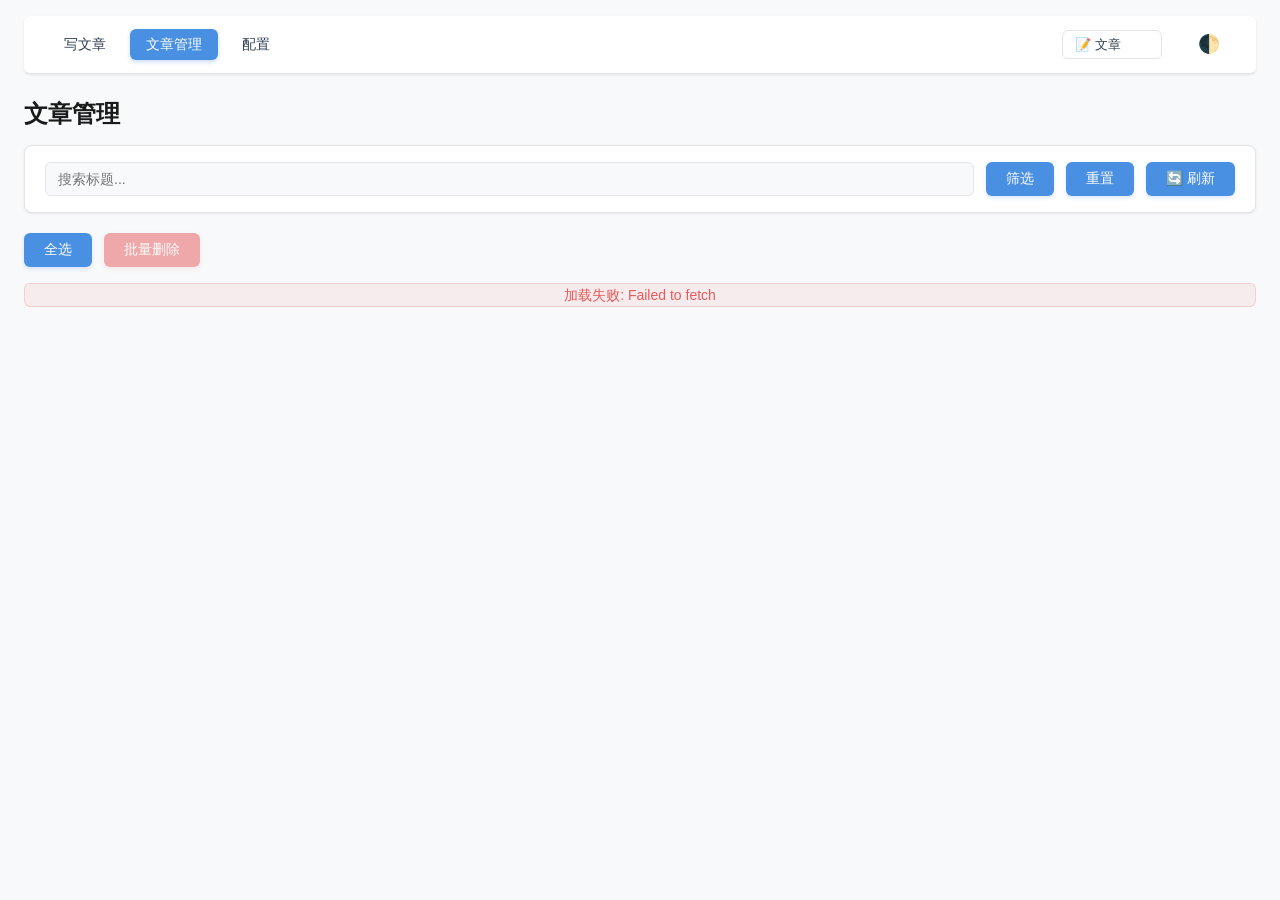
<file: articles.html>
<!DOCTYPE html>
<html lang="zh-CN">
<head>
    <meta charset="UTF-8">
    <meta name="viewport" content="width=device-width, initial-scale=1.0">
    <title>文章管理 - GitMD</title>
    <link rel="stylesheet" href="styles.css">
</head>
<body>
    <div class="container">
        <nav class="main-nav">
            <div class="nav-links">
                <a href="index.html">写文章</a>
                <a href="articles.html" class="active">文章管理</a>
                <a href="config.html">配置</a>
            </div>
            <div class="nav-actions">
                <select id="pathSelector" class="path-selector" title="切换目录"></select>
                <span class="theme-toggle" id="themeToggle" title="切换主题">🌓</span>
            </div>
        </nav>
        
        <h2>文章管理 <small id="articleCount"></small></h2>
        
        <!-- 筛选栏 -->
        <div class="filter-bar">
            <form class="filter-form">
                <input type="text" id="searchInput" placeholder="搜索标题...">
                <button type="button" id="filterBtn">筛选</button>
                <button type="button" id="resetBtn" class="btn">重置</button>
                <button type="button" id="refreshBtn" class="btn" title="强制刷新">🔄 刷新</button>
            </form>
        </div>
        
        <!-- 批量操作 -->
        <div class="batch-actions">
            <button type="button" id="selectAllBtn">全选</button>
            <button type="button" id="batchDeleteBtn" class="btn delete" disabled>批量删除</button>
        </div>
        
        <!-- 文章列表 -->
        <div id="articleList" class="article-list">
            <div class="loading">加载中...</div>
        </div>
    </div>
    
    <script src="config.js"></script>
    <script src="github-api.js"></script>
    <script src="scripts.js"></script>
    <script>
    document.addEventListener('DOMContentLoaded', async function() {
        if (!checkConfig()) return;
        
        initPathSelector();
        
        const api = new GitHubAPI(GitMDConfig);
        
        // 加载文章列表
        let allArticles = [];
        let filteredArticles = [];
        
        // 缓存键（包含当前目录，不同目录缓存独立共存）
        const getCacheKey = () => `gitmd_articles_cache_${GitMDConfig.github.currentPath}`;
        const getCacheTimeKey = () => `gitmd_articles_cache_time_${GitMDConfig.github.currentPath}`;
        const CACHE_DURATION = 10 * 60 * 1000; // 10分钟缓存
        
        // 加载模式
        let loadMode = 'fast'; // 'fast' 或 'full'
        
        async function loadArticles(forceRefresh = false) {
            try {
                // 获取当前目录的缓存键
                const CACHE_KEY = getCacheKey();
                const CACHE_TIME_KEY = getCacheTimeKey();
                
                // 检查缓存
                const now = Date.now();
                const cacheTime = parseInt(localStorage.getItem(CACHE_TIME_KEY) || '0');
                const cachedData = localStorage.getItem(CACHE_KEY);
                
                if (!forceRefresh && cachedData && (now - cacheTime) < CACHE_DURATION) {
                    // 使用缓存数据
                    console.log('使用缓存数据');
                    allArticles = JSON.parse(cachedData);
                    filteredArticles = [...allArticles];
                    updateArticleCount();
                    renderArticles();
                    
                    // 后台静默更新（如果缓存快过期）
                    if ((now - cacheTime) > CACHE_DURATION * 0.8) {
                        console.log('后台更新缓存');
                        loadArticlesBackground();
                    }
                    return;
                }
                
                document.getElementById('articleList').innerHTML = '<div class="loading">加载中...</div>';
                
                // 使用快速模式加载（只获取文件列表）
                allArticles = await api.getArticles({ 
                    skipContent: loadMode === 'fast',
                    useCache: true,
                    cacheKey: GitMDConfig.contentPath
                });
                filteredArticles = [...allArticles];
                
                // 保存到缓存
                localStorage.setItem(CACHE_KEY, JSON.stringify(allArticles));
                localStorage.setItem(CACHE_TIME_KEY, String(now));
                
                updateArticleCount();
                renderArticles();
            } catch (error) {
                document.getElementById('articleList').innerHTML = 
                    `<div class="error-message">加载失败: ${error.message}</div>`;
            }
        }
        
        // 后台静默更新
        async function loadArticlesBackground() {
            try {
                const articles = await api.getArticles({ 
                    skipContent: false,
                    useCache: false
                });
                
                // 更新缓存
                localStorage.setItem(CACHE_KEY, JSON.stringify(articles));
                localStorage.setItem(CACHE_TIME_KEY, String(Date.now()));
                
                // 如果数据有变化，更新显示
                if (JSON.stringify(articles) !== JSON.stringify(allArticles)) {
                    allArticles = articles;
                    filteredArticles = [...allArticles];
                    updateArticleCount();
                    renderArticles();
                    console.log('后台更新完成，数据已刷新');
                }
            } catch (error) {
                console.warn('后台更新失败:', error);
            }
        }
        
        // 更新文章数量
        function updateArticleCount() {
            const count = document.getElementById('articleCount');
            if (count) {
                count.textContent = `(${filteredArticles.length}/${allArticles.length})`;
            }
        }
        
        // 渲染文章列表
        function renderArticles() {
            const container = document.getElementById('articleList');
            
            if (filteredArticles.length === 0) {
                container.innerHTML = '<div class="empty-state"><p>暂无文章</p></div>';
                return;
            }
            
            container.innerHTML = filteredArticles.map(article => `
                <div class="article-item" data-filename="${article.filename}">
                    <div class="d-flex">
                        <input type="checkbox" class="article-checkbox" value="${article.filename}">
                        <div class="article-header">
                            <h3>
                                <a href="index.html?file=${encodeURIComponent(article.filename)}">
                                    ${escapeHtml(article.title) || '无标题'}
                                </a>
                            </h3>
                            <div class="article-meta">
                                <span class="date">${formatDate(article.date)}</span>
                            </div>
                        </div>
                        <div class="article-actions">
                            <a href="index.html?file=${encodeURIComponent(article.filename)}" class="btn">编辑</a>
                            <button class="btn delete" onclick="deleteArticle('${article.filename}', '${article.sha}')">删除</button>
                        </div>
                    </div>
                </div>
            `).join('');
            
            // 绑定复选框事件
            document.querySelectorAll('.article-checkbox').forEach(cb => {
                cb.addEventListener('change', updateBatchButtons);
            });
        }
        
        // 筛选文章
        function filterArticles() {
            const search = document.getElementById('searchInput').value.toLowerCase();
            
            filteredArticles = allArticles.filter(article => {
                if (search && !article.title.toLowerCase().includes(search)) return false;
                return true;
            });
            
            updateArticleCount();
            renderArticles();
        }
        
        // 删除文章
        window.deleteArticle = async function(filename, sha) {
            if (!confirm(`确定删除文章 "${filename}"？`)) return;
            
            try {
                await api.deleteFile(
                    `${GitMDConfig.contentPath}/${filename}`,
                    `删除文章: ${filename}`,
                    sha
                );
                
                // 清除缓存
                localStorage.removeItem(getCacheKey());
                localStorage.removeItem(getCacheTimeKey());
                
                showMessage('删除成功', 'success');
                loadArticles(true);
            } catch (error) {
                showMessage('删除失败: ' + error.message, 'error');
            }
        };
        
        // 批量删除
        async function batchDelete() {
            const checked = document.querySelectorAll('.article-checkbox:checked');
            if (checked.length === 0) return;
            
            if (!confirm(`确定删除 ${checked.length} 篇文章？`)) return;
            
            const filenames = Array.from(checked).map(cb => cb.value);
            
            try {
                for (const filename of filenames) {
                    const article = allArticles.find(a => a.filename === filename);
                    if (article) {
                        await api.deleteFile(
                            `${GitMDConfig.contentPath}/${filename}`,
                            `删除文章: ${filename}`,
                            article.sha
                        );
                    }
                }
                
                // 清除缓存
                localStorage.removeItem(getCacheKey());
                localStorage.removeItem(getCacheTimeKey());
                
                showMessage('批量删除成功', 'success');
                loadArticles(true);
            } catch (error) {
                showMessage('批量删除失败: ' + error.message, 'error');
            }
        }
        
        // 更新批量按钮状态
        function updateBatchButtons() {
            const checked = document.querySelectorAll('.article-checkbox:checked').length;
            document.getElementById('batchDeleteBtn').disabled = checked === 0;
        }
        
        // 全选/取消
        document.getElementById('selectAllBtn').addEventListener('click', function() {
            const checkboxes = document.querySelectorAll('.article-checkbox');
            const allChecked = Array.from(checkboxes).every(cb => cb.checked);
            
            checkboxes.forEach(cb => cb.checked = !allChecked);
            this.textContent = allChecked ? '全选' : '取消';
            updateBatchButtons();
        });
        
        // 批量删除按钮
        document.getElementById('batchDeleteBtn').addEventListener('click', batchDelete);
        
        // 筛选按钮
        document.getElementById('filterBtn').addEventListener('click', filterArticles);
        document.getElementById('resetBtn').addEventListener('click', function() {
            document.getElementById('searchInput').value = '';
            filteredArticles = [...allArticles];
            updateArticleCount();
            renderArticles();
        });
        
        // 强制刷新按钮
        document.getElementById('refreshBtn').addEventListener('click', function() {
            // 清除缓存
            localStorage.removeItem(CACHE_KEY);
            localStorage.removeItem(CACHE_TIME_KEY);
            // 强制重新加载
            loadArticles(true);
        });
        
        // 加载文章
        loadArticles();
    });
    
    function formatDate(dateStr) {
        try {
            const date = new Date(dateStr);
            return date.toLocaleDateString('zh-CN', {
                year: 'numeric',
                month: '2-digit',
                day: '2-digit',
                hour: '2-digit',
                minute: '2-digit'
            });
        } catch {
            return dateStr;
        }
    }
    
    function escapeHtml(text) {
        const div = document.createElement('div');
        div.textContent = text;
        return div.innerHTML;
    }
    </script>
</body>
</html>
</file>
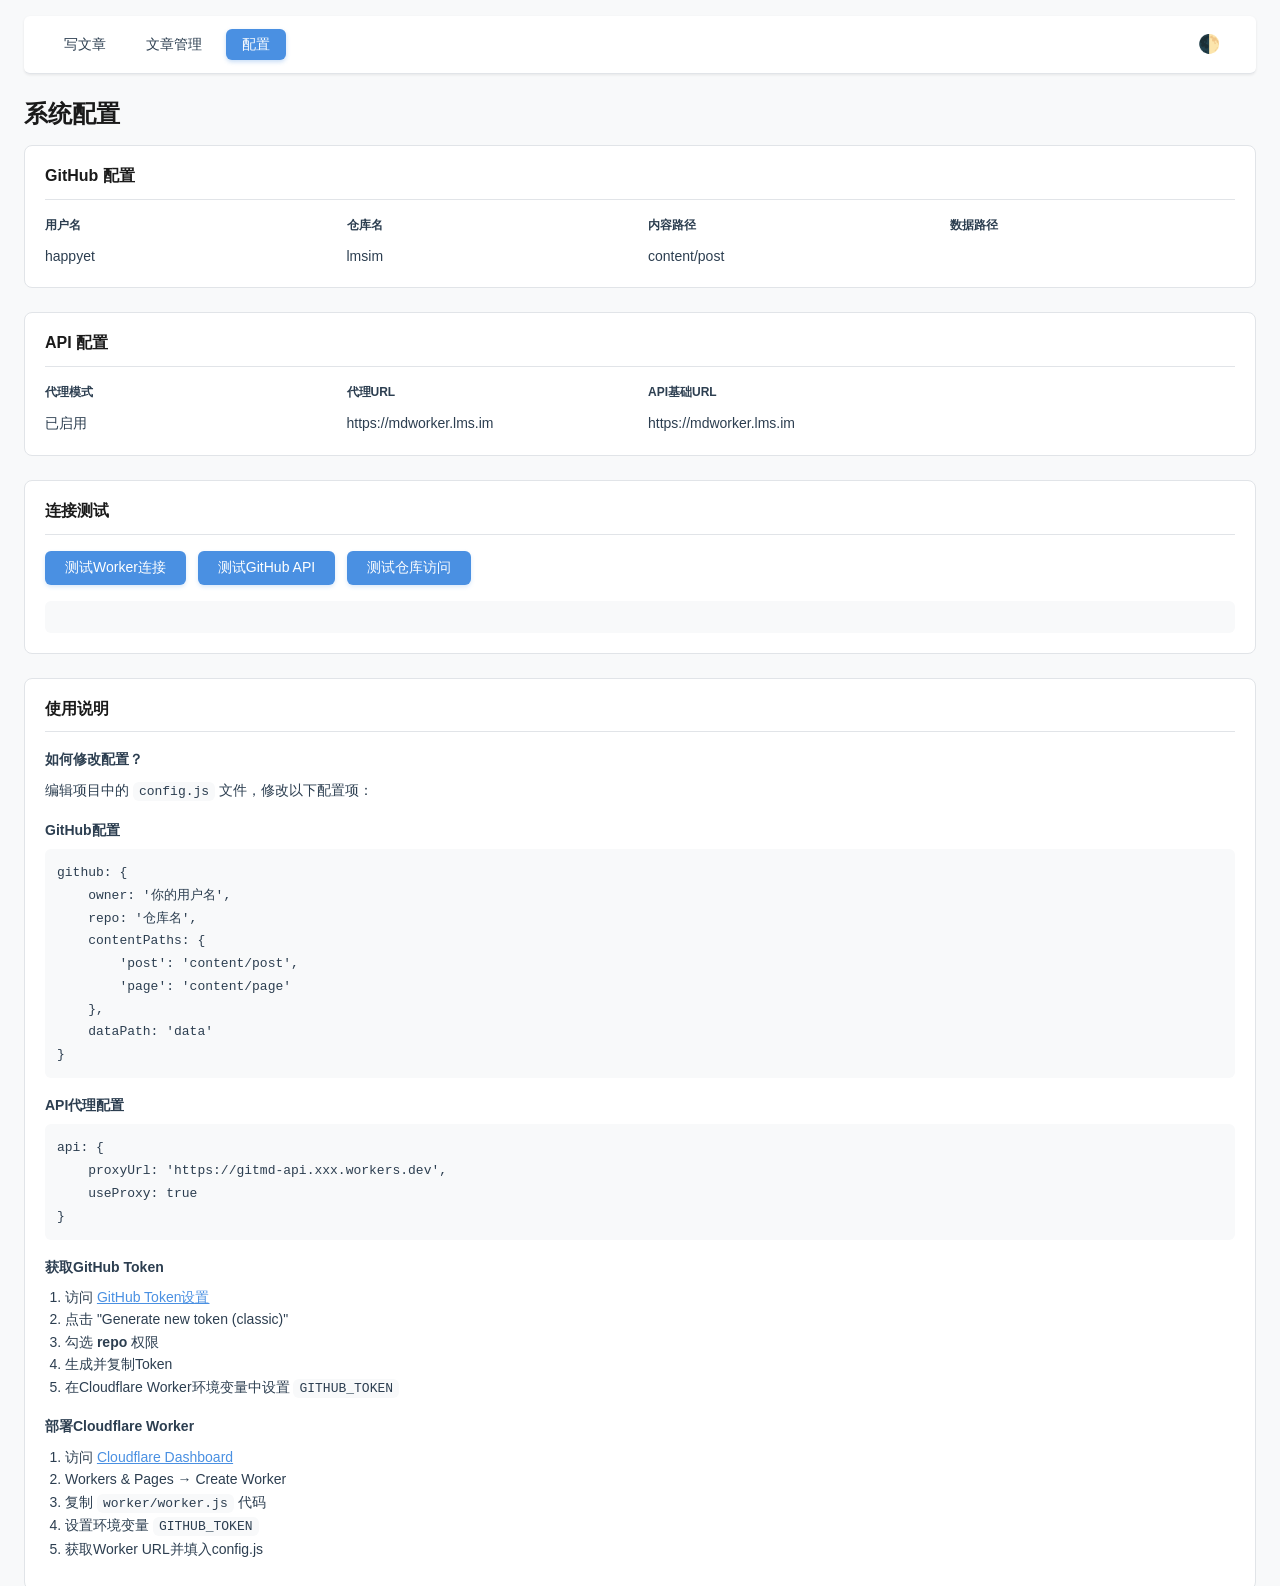
<file: config.html>
<!DOCTYPE html>
<html lang="zh-CN">
<head>
    <meta charset="UTF-8">
    <meta name="viewport" content="width=device-width, initial-scale=1.0">
    <title>配置 - GitMD</title>
    <link rel="stylesheet" href="styles.css">
</head>
<body>
    <div class="container">
        <nav class="main-nav">
            <div class="nav-links">
                <a href="index.html">写文章</a>
                <a href="articles.html">文章管理</a>
                <a href="config.html" class="active">配置</a>
            </div>
            <div class="nav-actions">
                <span class="theme-toggle" id="themeToggle" title="切换主题">🌓</span>
            </div>
        </nav>
        
        <h2>系统配置</h2>
        
        <div class="config-sections">
            <!-- GitHub配置 -->
            <div class="config-section">
                <h3>GitHub 配置</h3>
                <div class="config-info">
                    <div class="info-item">
                        <label>用户名</label>
                        <span id="configOwner">-</span>
                    </div>
                    <div class="info-item">
                        <label>仓库名</label>
                        <span id="configRepo">-</span>
                    </div>
                    <div class="info-item">
                        <label>内容路径</label>
                        <span id="configPath">-</span>
                    </div>
                    <div class="info-item">
                        <label>数据路径</label>
                        <span id="configDataPath">-</span>
                    </div>
                </div>
            </div>
            
            <!-- API配置 -->
            <div class="config-section">
                <h3>API 配置</h3>
                <div class="config-info">
                    <div class="info-item">
                        <label>代理模式</label>
                        <span id="configProxyMode">-</span>
                    </div>
                    <div class="info-item">
                        <label>代理URL</label>
                        <span id="configProxyUrl">-</span>
                    </div>
                    <div class="info-item">
                        <label>API基础URL</label>
                        <span id="configApiBase">-</span>
                    </div>
                </div>
            </div>
            
            <!-- 连接测试 -->
            <div class="config-section">
                <h3>连接测试</h3>
                <div class="test-actions">
                    <button id="testWorkerBtn" class="btn">测试Worker连接</button>
                    <button id="testApiBtn" class="btn">测试GitHub API</button>
                    <button id="testRepoBtn" class="btn">测试仓库访问</button>
                </div>
                <div id="testResult" class="test-result"></div>
            </div>
            
            <!-- 使用说明 -->
            <div class="config-section">
                <h3>使用说明</h3>
                <div class="help-content">
                    <h4>如何修改配置？</h4>
                    <p>编辑项目中的 <code>config.js</code> 文件，修改以下配置项：</p>
                    
                    <h4>GitHub配置</h4>
                    <pre><code>github: {
    owner: '你的用户名',
    repo: '仓库名',
    contentPaths: {
        'post': 'content/post',
        'page': 'content/page'
    },
    dataPath: 'data'
}</code></pre>
                    
                    <h4>API代理配置</h4>
                    <pre><code>api: {
    proxyUrl: 'https://gitmd-api.xxx.workers.dev',
    useProxy: true
}</code></pre>
                    
                    <h4>获取GitHub Token</h4>
                    <ol>
                        <li>访问 <a href="https://github.com/settings/tokens" target="_blank">GitHub Token设置</a></li>
                        <li>点击 "Generate new token (classic)"</li>
                        <li>勾选 <strong>repo</strong> 权限</li>
                        <li>生成并复制Token</li>
                        <li>在Cloudflare Worker环境变量中设置 <code>GITHUB_TOKEN</code></li>
                    </ol>
                    
                    <h4>部署Cloudflare Worker</h4>
                    <ol>
                        <li>访问 <a href="https://dash.cloudflare.com" target="_blank">Cloudflare Dashboard</a></li>
                        <li>Workers & Pages → Create Worker</li>
                        <li>复制 <code>worker/worker.js</code> 代码</li>
                        <li>设置环境变量 <code>GITHUB_TOKEN</code></li>
                        <li>获取Worker URL并填入config.js</li>
                    </ol>
                </div>
            </div>
        </div>
    </div>
    
    <script src="config.js"></script>
    <script src="github-api.js"></script>
    <script src="scripts.js"></script>
    <script>
    document.addEventListener('DOMContentLoaded', async function() {
        // 显示配置信息
        document.getElementById('configOwner').textContent = GitMDConfig.github.owner;
        document.getElementById('configRepo').textContent = GitMDConfig.github.repo;
        document.getElementById('configPath').textContent = GitMDConfig.contentPath;
        document.getElementById('configDataPath').textContent = GitMDConfig.github.dataPath;
        
        document.getElementById('configProxyMode').textContent = 
            GitMDConfig.api.useProxy ? '已启用' : '未启用';
        document.getElementById('configProxyUrl').textContent = 
            GitMDConfig.api.proxyUrl || '未配置';
        document.getElementById('configApiBase').textContent = GitMDConfig.apiBase;
        
        const api = new GitHubAPI(GitMDConfig);
        
        // 测试Worker连接
        document.getElementById('testWorkerBtn').addEventListener('click', async function() {
            const result = document.getElementById('testResult');
            result.innerHTML = '<div class="loading">测试中...</div>';
            
            try {
                const response = await fetch(GitMDConfig.api.proxyUrl + '/health');
                const data = await response.json();
                
                result.innerHTML = `
                    <div class="test-success">
                        <strong>✅ Worker连接成功</strong>
                        <pre>${JSON.stringify(data, null, 2)}</pre>
                    </div>
                `;
            } catch (error) {
                result.innerHTML = `
                    <div class="test-error">
                        <strong>❌ Worker连接失败</strong>
                        <p>${error.message}</p>
                    </div>
                `;
            }
        });
        
        // 测试GitHub API
        document.getElementById('testApiBtn').addEventListener('click', async function() {
            const result = document.getElementById('testResult');
            result.innerHTML = '<div class="loading">测试中...</div>';
            
            try {
                // 测试获取用户信息
                const user = await api.request('/user');
                
                result.innerHTML = `
                    <div class="test-success">
                        <strong>✅ GitHub API连接成功</strong>
                        <p>用户: ${user.login}</p>
                        <p>名称: ${user.name || '-'}</p>
                    </div>
                `;
            } catch (error) {
                result.innerHTML = `
                    <div class="test-error">
                        <strong>❌ GitHub API连接失败</strong>
                        <p>${error.message}</p>
                        <p class="hint">请检查Token是否正确设置</p>
                    </div>
                `;
            }
        });
        
        // 测试仓库访问
        document.getElementById('testRepoBtn').addEventListener('click', async function() {
            const result = document.getElementById('testResult');
            result.innerHTML = '<div class="loading">测试中...</div>';
            
            try {
                // 测试获取仓库信息
                const repo = await api.request(`/repos/${GitMDConfig.github.owner}/${GitMDConfig.github.repo}`);
                
                // 测试获取内容目录
                let contentTest = '';
                try {
                    const contents = await api.getDirectory(GitMDConfig.contentPath);
                    contentTest = `<p>内容目录: ${contents.length} 个文件</p>`;
                } catch (e) {
                    contentTest = `<p class="warning">⚠️ 内容目录不存在或为空</p>`;
                }
                
                result.innerHTML = `
                    <div class="test-success">
                        <strong>✅ 仓库访问成功</strong>
                        <p>仓库名: ${repo.full_name}</p>
                        <p>私有: ${repo.private ? '是' : '否'}</p>
                        ${contentTest}
                    </div>
                `;
            } catch (error) {
                result.innerHTML = `
                    <div class="test-error">
                        <strong>❌ 仓库访问失败</strong>
                        <p>${error.message}</p>
                        <p class="hint">请检查用户名和仓库名是否正确</p>
                    </div>
                `;
            }
        });
    });
    </script>
</body>
</html>
</file>
<file: styles.css>
/* 基础样式 */
:root {
    --bg-color: #f8f9fa;
    --text-color: #2c3e50;
    --border-color: #e1e4e8;
    --primary-color: #4a90e2;
    --primary-hover: #357abd;
    --danger-color: #e85a5a;
    --danger-hover: #d64545;
    --success-color: #52c41a;
    --warning-color: #faad14;
    --card-bg: #ffffff;
    --input-bg: #ffffff;
    --shadow-sm: 0 1px 3px rgba(0,0,0,0.08);
    --shadow-md: 0 4px 12px rgba(0,0,0,0.1);
    --radius-sm: 6px;
    --radius-md: 8px;
    --radius-lg: 12px;
}

body {
    font-family: -apple-system, BlinkMacSystemFont, 'Segoe UI', 'PingFang SC', 'Hiragino Sans GB', 'Microsoft YaHei', sans-serif;
    line-height: 1.6;
    color: var(--text-color);
    background-color: var(--bg-color);
    margin: 0;
    padding: 0;
    -webkit-font-smoothing: antialiased;
    -moz-osx-font-smoothing: grayscale;
}

.container {
    max-width: 1280px;
    margin: 0 auto;
    padding: 0 24px;
}

h1, h2, h3 { color: #1a1a1a; margin: 24px 0 16px; line-height: 1.3; font-weight: 600; }
h2 { font-size: 1.5rem; margin-top: 0; }
h2 small { font-size: 0.75em; color: #8c8c8c; font-weight: normal; margin-left: 8px; }
h3 { font-size: 1.125rem; margin: 0 0 12px; }

.d-flex { display: flex; gap: 15px; align-items: flex-start; }
.col { flex: 1; }

/* 导航 */
.main-nav {
    display: flex;
    justify-content: space-between;
    align-items: center;
    margin-top: 16px;
    margin-bottom: 24px;
    padding: 6px 24px;
    border-bottom: 1px solid var(--border-color);
    background: var(--card-bg);
    border-radius: 6px;
    box-shadow: var(--shadow-sm);
}

.nav-links {
    display: flex;
    gap: 8px;
}

.nav-actions {
    display: flex;
    align-items: center;
    gap: 8px;
}

.main-nav a {
    text-decoration: none;
    color: var(--text-color);
    padding: 4px 16px;
    border-radius: var(--radius-sm);
    transition: all 0.2s ease;
    font-weight: 500;
    font-size: 14px;
}

.main-nav a:hover { 
    background-color: rgba(74, 144, 226, 0.08); 
    color: var(--primary-color);
}
.main-nav a.active { 
    background-color: var(--primary-color); 
    color: white; 
    box-shadow: 0 2px 4px rgba(74, 144, 226, 0.3);
}

.theme-toggle {
    margin-left: 16px;
    cursor: pointer;
    padding: 8px 12px;
    border-radius: var(--radius-sm);
    background: var(--card-bg);
    transition: all 0.2s ease;
    font-size: 18px;
}

.theme-toggle:hover {
    background: var(--bg-color);
    border-color: var(--primary-color);
}

/* 表单 */
#mdForm { padding-bottom: 30px; }
.form-control { margin-bottom: 16px; }
.form-group { display: flex; }
.form-group input { flex: 1; border-radius: var(--radius-sm) 0 0 var(--radius-sm); }
.form-group button { border-radius: 0 var(--radius-sm) var(--radius-sm) 0; }

label { font-size: 0.875rem; margin-bottom: 6px; display: block; font-weight: 600; color: #595959; }
.checkbox-group label, .checkbox-label { font-weight: normal; display: inline-flex; align-items: center; gap: 6px; cursor: pointer; }

input[type="text"], input[type="password"], input[type="datetime-local"],
textarea, select {
    width: 100%;
    padding: 10px 14px;
    border: 1px solid var(--border-color);
    border-radius: var(--radius-sm);
    box-sizing: border-box;
    background: var(--input-bg);
    color: var(--text-color);
    transition: all 0.2s ease;
    font-size: 14px;
}

input[type="text"]:hover, input[type="password"]:hover, input[type="datetime-local"]:hover,
textarea:hover, select:hover {
    border-color: #c4c4c4;
}

input:focus, textarea:focus, select:focus { 
    outline: none; 
    border-color: var(--primary-color); 
    box-shadow: 0 0 0 3px rgba(74, 144, 226, 0.1);
}
input#title { 
    font-size: 1.25rem; 
    font-weight: 600; 
    padding: 12px 16px;
    border-color: #d9d9d9;
}

textarea {
    min-height: 300px;
    resize: vertical;
    font-family: 'SF Mono', 'Monaco', 'Consolas', 'Liberation Mono', monospace;
    font-size: 14px;
    line-height: 1.7;
}

/* 按钮 */
button, .btn {
    padding: 8px 20px;
    background: var(--primary-color);
    color: white;
    border: none;
    border-radius: var(--radius-sm);
    cursor: pointer;
    transition: all 0.2s ease;
    font-size: 14px;
    font-weight: 500;
    box-shadow: 0 2px 4px rgba(74, 144, 226, 0.2);
}

button:hover, .btn:hover { 
    background: var(--primary-hover); 
    transform: translateY(-1px);
    box-shadow: 0 4px 8px rgba(74, 144, 226, 0.3);
}
button:active, .btn:active {
    transform: translateY(0);
    box-shadow: 0 1px 2px rgba(74, 144, 226, 0.2);
}
.btn.delete { background: var(--danger-color); box-shadow: 0 2px 4px rgba(232, 90, 90, 0.2); }
.btn.delete:hover { background: var(--danger-hover); box-shadow: 0 4px 8px rgba(232, 90, 90, 0.3); }
.btn.sync { background: var(--warning-color); box-shadow: 0 2px 4px rgba(250, 173, 20, 0.2); }
.btn.sync:hover { background: #d48806; box-shadow: 0 4px 8px rgba(250, 173, 20, 0.3); }
button:disabled { opacity: 0.5; cursor: not-allowed; transform: none; }

.form-actions {
    margin: 20px 0;
    display: flex;
    gap: 12px;
    align-items: center;
}

/* 编辑器工具栏 */
.editor-container {
    background: var(--card-bg);
    border: 1px solid var(--border-color);
    border-radius: var(--radius-md);
    box-shadow: var(--shadow-sm);
    overflow: hidden;
    transition: all 0.3s ease;
}

.editor-toolbar {
    display: flex;
    justify-content: space-between;
    align-items: center;
    padding: 10px 14px;
    background: linear-gradient(to bottom, #fafbfc, #f0f2f5);
    border-bottom: 1px solid var(--border-color);
}

.editor-toolbar-right {
    display: flex;
    align-items: center;
    gap: 16px;
}

.editor ul {
    list-style: none;
    margin: 0;
    padding: 0;
    display: flex;
    gap: 4px;
}

.editor li span {
    display: block;
    padding: 6px 10px;
    font-size: 13px;
    border-radius: var(--radius-sm);
    cursor: pointer;
    transition: all 0.2s ease;
    user-select: none;
}

.editor li span:hover { 
    background: rgba(74, 144, 226, 0.1); 
    color: var(--primary-color);
}
.editor li span:active {
    background: rgba(74, 144, 226, 0.2);
}

.editor-stats {
    display: flex;
    gap: 16px;
    font-size: 13px;
    color: #8c8c8c;
}

/* 预览切换按钮 */
.preview-toggle {
    display: flex;
    align-items: center;
    gap: 6px;
    padding: 6px 12px;
    background: transparent;
    border: 1px solid var(--border-color);
    border-radius: var(--radius-sm);
    cursor: pointer;
    transition: all 0.2s ease;
    font-size: 13px;
    color: #595959;
    box-shadow: none;
}

.preview-toggle:hover {
    background: rgba(74, 144, 226, 0.08);
    border-color: var(--primary-color);
    color: var(--primary-color);
}

.preview-toggle.active {
    background: var(--primary-color);
    border-color: var(--primary-color);
    color: white;
}

.preview-icon {
    font-size: 14px;
}

/* 编辑器主体 */
.editor-body {
    padding: 0;
}

.editor-body textarea {
    width: 100%;
    height: 500px;
    min-height: 500px;
    border: none;
    border-radius: 0;
    box-shadow: none;
    padding: 16px;
    font-size: 14px;
    line-height: 1.7;
    resize: vertical;
}

.editor-body textarea:focus {
    outline: none;
    box-shadow: none;
}

/* 编辑器底部状态栏 */
.editor-footer {
    padding: 8px 16px;
    background: linear-gradient(to bottom, #f0f2f5, #fafbfc);
    border-top: 1px solid var(--border-color);
}

.editor-footer .editor-stats {
    display: flex;
    gap: 20px;
    font-size: 13px;
    color: #8c8c8c;
}

/* 预览面板 */
.preview-panel {
    display: none;
    position: fixed;
    top: 80px;
    right: 24px;
    width: 680px;
    height: calc(100vh - 120px);
    background: var(--card-bg);
    border: 1px solid var(--border-color);
    border-radius: var(--radius-md);
    box-shadow: var(--shadow-md);
    z-index: 100;
    overflow: hidden;
    animation: slideInRight 0.3s ease;
}

.preview-panel.show {
    display: flex;
    flex-direction: column;
}

@keyframes slideInRight {
    from {
        opacity: 0;
        transform: translateX(20px);
    }
    to {
        opacity: 1;
        transform: translateX(0);
    }
}

.preview-header {
    display: flex;
    justify-content: space-between;
    align-items: center;
    padding: 10px 16px;
    background: linear-gradient(to bottom, #fafbfc, #f0f2f5);
    border-bottom: 1px solid var(--border-color);
    font-size: 13px;
    color: #595959;
    font-weight: 600;
}

.close-preview {
    width: 24px;
    height: 24px;
    padding: 0;
    background: transparent;
    border: none;
    border-radius: 50%;
    cursor: pointer;
    font-size: 20px;
    line-height: 1;
    color: #8c8c8c;
    transition: all 0.2s ease;
    box-shadow: none;
}

.close-preview:hover {
    background: rgba(232, 90, 90, 0.1);
    color: var(--danger-color);
}

.preview-content {
    flex: 1;
    padding: 20px;
    overflow-y: auto;
    line-height: 1.8;
}

/* 编辑器主体 - 分栏布局 */
.editor-main {
    display: grid;
    grid-template-columns: 1fr 1fr;
    gap: 16px;
    margin-bottom: 16px;
}

.editor-pane, .preview-pane {
    min-width: 0;
}

.editor-pane textarea {
    height: 450px;
    min-height: 450px;
    border-radius: var(--radius-md);
    box-shadow: var(--shadow-sm);
}

.preview-pane {
    background: var(--card-bg);
    border: 1px solid var(--border-color);
    border-radius: var(--radius-md);
    overflow: hidden;
    box-shadow: var(--shadow-sm);
    display: flex;
    flex-direction: column;
}

.preview-content h1, .preview-content h2, .preview-content h3 { margin-top: 0; }
.preview-content pre {
    background: #f6f8fa;
    padding: 14px;
    border-radius: var(--radius-sm);
    overflow-x: auto;
    border: 1px solid #e1e4e8;
}
.preview-content code { font-family: 'SF Mono', 'Monaco', 'Consolas', monospace; font-size: 13px; }
.preview-content img { max-width: 100%; border-radius: var(--radius-sm); }
.preview-content table { border-collapse: collapse; width: 100%; }
.preview-content th, .preview-content td { border: 1px solid var(--border-color); padding: 10px; }
.preview-content blockquote {
    border-left: 4px solid var(--primary-color);
    margin: 0;
    padding-left: 16px;
    color: #595959;
}

/* 草稿状态 */
.draft-status {
    font-size: 12px;
    color: #666;
    margin-top: 5px;
}
.draft-status.saved { color: var(--success-color); }

/* 筛选栏 */
.filter-bar {
    margin-bottom: 20px;
    padding: 16px 20px;
    background: var(--card-bg);
    border-radius: var(--radius-md);
    border: 1px solid var(--border-color);
    box-shadow: var(--shadow-sm);
}

.filter-form {
    display: flex;
    gap: 12px;
    flex-wrap: wrap;
    align-items: center;
}

.filter-form input, .filter-form select {
    width: auto;
    min-width: 160px;
    padding: 8px 12px;
    border: 1px solid var(--border-color);
    border-radius: var(--radius-sm);
    background: var(--bg-color);
    color: var(--text-color);
}

.filter-form input {
    flex: 1;
    min-width: 200px;
}

/* 批量操作 */
.batch-actions {
    display: flex;
    gap: 12px;
    margin-bottom: 16px;
}

/* 文章列表 */
.article-list { 
    margin-top: 12px; 
    display: flex;
    flex-direction: column;
    border-radius: var(--radius-md);
}

.article-item {
    padding: 12px 20px;
    border-bottom: 1px solid var(--border-color);
    background: var(--card-bg);
    transition: all 0.2s ease;
    box-shadow: var(--shadow-sm);
}

.article-item:hover { 
    box-shadow: var(--shadow-md); 
    border-color: #c4c4c4;
}

.article-item .d-flex {
    display: flex;
    align-items: center;
    gap: 12px;
}

.article-checkbox { 
    margin-right: 12px; 
    margin-top: 6px; 
    width: 18px;
    height: 18px;
    cursor: pointer;
}

.article-header { 
    flex: 1; 
}

.article-header h3 { 
    margin: 0; 
    font-weight: 600; 
    font-size: 1rem; 
}

.article-header h3 a { 
    text-decoration: none; 
    color: var(--text-color); 
}

.article-header a:hover { 
    color: var(--primary-color); 
}

.article-meta {
    font-size: 13px;
    color: #8c8c8c;
    display: flex;
    gap: 12px;
    flex-wrap: wrap;
}

.article-meta .date {
    color: var(--text-secondary);
}

.category, .tag {
    display: inline-block;
    background: #e6f7ff;
    padding: 3px 10px;
    border-radius: 12px;
    font-size: 12px;
    font-weight: 500;
}

.tag { background: #f5f5f5; }

.article-meta .category,
.article-meta .tag {
    padding: 2px 8px;
    border-radius: var(--radius-sm);
    font-size: 12px;
}

.article-meta .category {
    background: rgba(74, 144, 226, 0.1);
    color: var(--primary-color);
}

.article-meta .tag {
    background: rgba(111, 207, 151, 0.1);
    color: #6fcf97;
}

.sync-badge {
    font-size: 12px;
    margin-left: 8px;
}
.sync-badge.synced { color: var(--success-color); }
.sync-badge.unsynced { color: #bfbfbf; }

.article-actions {
    display: flex;
    gap: 8px;
}

.inline-form { display: inline; }

/* 标签输入 */
.tags-container { margin-bottom: 12px; }
.tags-input-container { position: relative; }
.tag-suggestions {
    position: absolute;
    top: 100%;
    left: 0;
    right: 0;
    background: var(--card-bg);
    border: 1px solid var(--border-color);
    border-radius: 0 0 var(--radius-sm) var(--radius-sm);
    z-index: 10;
    display: none;
    max-height: 180px;
    overflow-y: auto;
    box-shadow: var(--shadow-md);
}
.tag-suggestions.show { display: block; }
.tag-suggestion { padding: 8px 14px; cursor: pointer; transition: background 0.2s; }
.tag-suggestion:hover { background: #f5f5f5; }

.selected-tags {
    display: flex;
    flex-wrap: wrap;
    gap: 8px;
    margin-top: 10px;
}

.tag {
    display: inline-flex;
    align-items: center;
    background: #f0f5ff;
    padding: 4px 12px;
    border-radius: 16px;
    font-size: 13px;
    border: 1px solid #d6e4ff;
    transition: all 0.2s ease;
}

.tag:hover {
    background: #e6f0ff;
}

.remove-tag { 
    margin-left: 6px; 
    cursor: pointer; 
    font-weight: bold;
    color: #8c8c8c;
    transition: color 0.2s;
}
.remove-tag:hover {
    color: var(--danger-color);
}

/* 模态框 */
.modal {
    display: none;
    position: fixed;
    z-index: 1000;
    left: 0;
    top: 0;
    width: 100%;
    height: 100%;
    background: rgba(0,0,0,0.5);
    backdrop-filter: blur(4px);
}

.modal-content {
    background: var(--card-bg);
    margin: 8% auto;
    padding: 24px;
    width: 80%;
    max-width: 800px;
    border-radius: var(--radius-lg);
    box-shadow: 0 8px 32px rgba(0,0,0,0.2);
}

.close { float: right; font-size: 28px; cursor: pointer; color: #8c8c8c; transition: color 0.2s; }
.close:hover { color: var(--danger-color); }

/* 登录 */
.login-container {
    max-width: 440px;
    margin: 80px auto;
    padding: 48px;
    background: var(--card-bg);
    border-radius: var(--radius-lg);
    box-shadow: 0 8px 32px rgba(0,0,0,0.12);
}

.login-header {
    margin-bottom: 36px;
}

.login-brand {
    display: flex;
    align-items: center;
    gap: 12px;
    flex: 1;
}

.login-icon {
    font-size: 32px;
    line-height: 1;
}

.login-title {
    margin: 0;
    font-size: 1.5rem;
    font-weight: 600;
    color: var(--text-color);
}

.login-form {
    margin-top: 36px;
}

.login-form .form-control {
    margin-bottom: 20px;
}

.login-btn {
    width: 100%;
    padding: 12px 24px;
    background: var(--primary-color);
    color: white;
    border: none;
    border-radius: var(--radius-sm);
    cursor: pointer;
    transition: all 0.2s ease;
    font-size: 15px;
    font-weight: 500;
    box-shadow: 0 2px 8px rgba(74, 144, 226, 0.3);
    margin-top: 8px;
}

.login-btn:hover {
    background: var(--primary-hover);
    transform: translateY(-1px);
    box-shadow: 0 4px 12px rgba(74, 144, 226, 0.4);
}

.login-btn:active {
    transform: translateY(0);
    box-shadow: 0 2px 4px rgba(74, 144, 226, 0.3);
}

.login-footer {
    margin-top: 32px;
    padding-top: 24px;
    border-top: 1px solid var(--border-color);
    text-align: center;
}

.login-footer p {
    margin: 0;
    font-size: 13px;
    color: #8c8c8c;
}

.error-message { 
    color: var(--danger-color); 
    background: rgba(232, 90, 90, 0.08);
    border: 1px solid rgba(232, 90, 90, 0.2);
    border-radius: var(--radius-sm);
    text-align: center; 
    font-size: 14px;
}

/* 消息提示 */
.message {
    padding: 14px 24px;
    margin: 10px 0;
    border-radius: var(--radius-md);
    position: fixed;
    top: 24px;
    right: 24px;
    z-index: 1000;
    animation: slideIn 0.3s ease;
    box-shadow: var(--shadow-md);
    font-size: 14px;
    font-weight: 500;
    background: var(--card-bg);
    border: 1px solid var(--border-color);
}

.message.success { 
    background: var(--success-color); 
    color: white; 
    border-color: #c3e6cb;
}

.message.error { 
    background: var(--danger-color); 
    color: white; 
    border-color: #f5c6cb;
}

@keyframes slideIn {
    from { transform: translateX(100%); opacity: 0; }
    to { transform: translateX(0); opacity: 1; }
}

/* 表单区域 */
.form-section {
    margin-bottom: 20px;
}

/* 侧边栏面板 */
.sidebar-panel {
    background: var(--card-bg);
    border: 1px solid var(--border-color);
    border-radius: var(--radius-md);
    padding: 20px;
    box-shadow: var(--shadow-sm);
}

.sidebar-panel h3 {
    margin: 0 0 16px 0;
    padding-bottom: 12px;
    border-bottom: 1px solid var(--border-color);
    font-size: 1rem;
    color: var(--text-color);
}

/* 工具栏分隔符 */
.editor ul li.divider {
    width: 1px;
    height: 24px;
    background: var(--border-color);
    margin: 0 6px;
    padding: 0;
    list-style: none;
}

/* 垂直排列的复选框组 */
.checkbox-group.vertical {
    display: flex;
    flex-direction: column;
    gap: 10px;
}

.checkbox-group.vertical label {
    margin-bottom: 0;
}

/* 分类和标签管理页面 */
.manage-tabs {
    display: flex;
    gap: 8px;
    margin-bottom: 24px;
    border-bottom: 2px solid var(--border-color);
    padding-bottom: 0;
}

.tab-btn {
    padding: 10px 24px;
    background: transparent;
    border: none;
    border-bottom: 2px solid transparent;
    cursor: pointer;
    font-size: 14px;
    font-weight: 500;
    color: #8c8c8c;
    transition: all 0.2s ease;
    margin-bottom: -2px;
    box-shadow: none;
}

.tab-btn:hover {
    color: var(--primary-color);
    background: rgba(74, 144, 226, 0.05);
}

.tab-btn.active {
    color: var(--primary-color);
    border-bottom-color: var(--primary-color);
    background: transparent;
}

.tab-content {
    display: none;
}

.tab-content.active {
    display: block;
    animation: fadeIn 0.3s ease;
}

@keyframes fadeIn {
    from {
        opacity: 0;
        transform: translateY(-10px);
    }
    to {
        opacity: 1;
        transform: translateY(0);
    }
}

.list-header {
    display: flex;
    align-items: center;
    gap: 12px;
    margin-bottom: 20px;
}

.list-header h3 {
    margin: 0;
}

.count-badge {
    display: inline-flex;
    align-items: center;
    justify-content: center;
    min-width: 24px;
    height: 24px;
    padding: 0 8px;
    background: var(--primary-color);
    color: white;
    border-radius: 12px;
    font-size: 13px;
    font-weight: 600;
}

.empty-state {
    padding: 40px 20px;
    text-align: center;
    color: #8c8c8c;
    background: var(--card-bg);
    border: 1px dashed var(--border-color);
    border-radius: var(--radius-md);
}

.empty-state p {
    margin: 0;
    font-size: 14px;
}

/* 分类列表 */
.category-list, .tag-list {
    background: var(--card-bg);
    border: 1px solid var(--border-color);
    border-radius: var(--radius-md);
    padding: 20px;
    box-shadow: var(--shadow-sm);
}

.category-items {
    display: flex;
    flex-direction: column;
    gap: 12px;
}

.category-item {
    display: flex;
    justify-content: space-between;
    align-items: center;
    padding: 16px;
    background: #fafbfc;
    border: 1px solid var(--border-color);
    border-radius: var(--radius-sm);
    transition: all 0.2s ease;
}

.category-item:hover {
    border-color: #c4c4c4;
    box-shadow: var(--shadow-sm);
}

.category-info {
    display: flex;
    align-items: center;
    gap: 16px;
}

.category-name {
    font-size: 15px;
    font-weight: 600;
    color: var(--text-color);
}

.category-slug {
    padding: 4px 10px;
    background: #f6f8fa;
    border-radius: var(--radius-sm);
    font-size: 13px;
    color: #595959;
}

.category-actions {
    display: flex;
    gap: 8px;
}

/* 标签列表 */
.tag-items {
    display: flex;
    flex-wrap: wrap;
    gap: 10px;
}

.tag-item {
    display: inline-flex;
    align-items: center;
    gap: 8px;
    padding: 8px 12px;
    background: #f0f5ff;
    border: 1px solid #d6e4ff;
    border-radius: 16px;
    transition: all 0.2s ease;
}

.tag-item:hover {
    background: #e6f0ff;
    border-color: var(--primary-color);
}

.tag-name {
    font-size: 14px;
    color: var(--text-color);
}

.tag-delete {
    width: 20px;
    height: 20px;
    padding: 0;
    background: transparent;
    border: none;
    border-radius: 50%;
    cursor: pointer;
    font-size: 18px;
    line-height: 1;
    color: #8c8c8c;
    transition: all 0.2s ease;
    box-shadow: none;
}

.tag-delete:hover {
    background: rgba(232, 90, 90, 0.1);
    color: var(--danger-color);
}

/* 紧凑表单 */
.compact-form .form-control {
    margin-bottom: 16px;
}

.compact-form label {
    display: block;
    margin-bottom: 6px;
    font-size: 13px;
    color: var(--text-secondary);
}

.compact-form input {
    width: 100%;
    padding: 8px 12px;
    border: 1px solid var(--border-color);
    border-radius: var(--radius-sm);
    background: var(--bg-color);
    color: var(--text-color);
}

.form-hint {
    display: block;
    margin-top: 6px;
    font-size: 12px;
    color: #8c8c8c;
}

.btn-block {
    width: 100%;
    padding: 10px 20px;
    background: var(--primary-color);
    color: white;
    border: none;
    border-radius: var(--radius-sm);
    cursor: pointer;
    transition: all 0.2s ease;
    font-size: 14px;
    font-weight: 500;
    box-shadow: 0 2px 4px rgba(74, 144, 226, 0.2);
}

.btn-block:hover {
    background: var(--primary-hover);
    transform: translateY(-1px);
    box-shadow: 0 4px 8px rgba(74, 144, 226, 0.3);
}

/* 复选框美化 */
input[type="checkbox"] {
    width: 16px;
    height: 16px;
    cursor: pointer;
    accent-color: var(--primary-color);
}

/* 文本域滚动条美化 */
textarea::-webkit-scrollbar,
.preview-content::-webkit-scrollbar {
    width: 8px;
    height: 8px;
}

textarea::-webkit-scrollbar-track,
.preview-content::-webkit-scrollbar-track {
    background: transparent;
}

textarea::-webkit-scrollbar-thumb,
.preview-content::-webkit-scrollbar-thumb {
    background: #d9d9d9;
    border-radius: 4px;
}

textarea::-webkit-scrollbar-thumb:hover,
.preview-content::-webkit-scrollbar-thumb:hover {
    background: #bfbfbf;
}

/* 选择框美化 */
select {
    cursor: pointer;
    appearance: none;
    background-image: url("data:image/svg+xml,%3Csvg xmlns='http://www.w3.org/2000/svg' width='12' height='12' viewBox='0 0 12 12'%3E%3Cpath fill='%23595959' d='M6 8L1 3h10z'/%3E%3C/svg%3E");
    background-repeat: no-repeat;
    background-position: right 12px center;
    padding-right: 32px;
}

select:hover {
    border-color: var(--primary-color);
}

/* 加载状态 */
.loading {
    opacity: 0.6;
    pointer-events: none;
    text-align: center;
    padding: 20px;
    color: var(--text-secondary);
}

/* 焦点环 */
*:focus-visible {
    outline: 2px solid var(--primary-color);
    outline-offset: 2px;
}

/* 平滑滚动 */
html {
    scroll-behavior: smooth;
}

/* 响应式 */
@media screen and (min-width: 768px) {
    .row { display: flex; gap: 24px; }
    .col-8 { width: 68%; }
    .col-2 { width: 32%; }
}

@media screen and (max-width: 1200px) {
    .preview-panel {
        width: 600px;
    }
}

@media screen and (max-width: 1024px) {
    .col-8 { width: 65%; }
    .col-2 { width: 35%; }
    .preview-panel {
        position: fixed;
        top: 0;
        left: 0;
        right: 0;
        bottom: 0;
        width: 100%;
        height: 100%;
        z-index: 1000;
        border-radius: 0;
        margin: 0;
    }
}

@media screen and (max-width: 900px) {
    .col-8, .col-2 { width: 100%; }
    .row { flex-direction: column; }
    .main-nav {
        margin-left: -16px;
        margin-right: -16px;
        padding-left: 16px;
        padding-right: 16px;
    }
    .nav-links {
        gap: 6px;
    }
    .main-nav a {
        padding: 6px 12px;
        font-size: 13px;
    }
    .container {
        padding: 0 16px;
    }
    .sidebar-panel {
        margin-top: 20px;
    }
    .editor-toolbar {
        flex-wrap: wrap;
        gap: 10px;
    }
    .editor-toolbar-right {
        width: 100%;
        justify-content: space-between;
        margin-top: 8px;
    }
    .editor-body textarea {
        height: 400px;
        min-height: 400px;
    }
}

@media screen and (max-width: 600px) {
    .main-nav {
        flex-direction: column;
        gap: 12px;
    }
    .nav-links {
        width: 100%;
        justify-content: center;
    }
    .nav-actions {
        width: 100%;
        justify-content: center;
    }
    h2 {
        font-size: 1.25rem;
    }
    .filter-form {
        flex-direction: column;
    }
    .filter-form input,
    .filter-form select,
    .filter-form button {
        width: 100%;
    }
    .batch-actions {
        flex-wrap: wrap;
    }
    .article-item {
        padding: 12px 16px;
    }
    .article-actions {
        margin-top: 10px;
        width: 100%;
        justify-content: flex-end;
    }
    .editor-body textarea {
        height: 350px;
        min-height: 350px;
    }
}

/* 深色模式 */
body.dark-mode {
    --bg-color: #0d1117;
    --text-color: #c9d1d9;
    --border-color: #30363d;
    --card-bg: #161b22;
    --input-bg: #0d1117;
}

body.dark-mode h1, body.dark-mode h2, body.dark-mode h3 { color: #f0f6fc; }
body.dark-mode .preview-header { background: #21262d; }
body.dark-mode .preview-content pre { background: #21262d; border-color: #30363d; }
body.dark-mode .category { background: #1f3a5f; }
body.dark-mode .tag { background: #2d333b; border-color: #444c56; }
body.dark-mode .editor-stats { color: #8b949e; }
body.dark-mode .article-meta { color: #8b949e; }
body.dark-mode label { color: #8b949e; }
body.dark-mode .preview-header { color: #8b949e; }

/* 深色模式 - 分类和标签管理 */
body.dark-mode .category-item {
    background: #21262d;
    border-color: #30363d;
}

body.dark-mode .category-item:hover {
    border-color: #484f58;
    box-shadow: 0 2px 8px rgba(0,0,0,0.3);
}

body.dark-mode .category-name {
    color: #f0f6fc;
}

body.dark-mode .category-slug {
    background: #30363d;
    color: #8b949e;
}

body.dark-mode .tag-item {
    background: #1c2128;
    border-color: #373e47;
}

body.dark-mode .tag-item:hover {
    background: #262c34;
    border-color: #4a90e2;
}

body.dark-mode .tag-name {
    color: #f0f6fc;
}

body.dark-mode .tag-delete {
    color: #8b949e;
}

body.dark-mode .tag-delete:hover {
    background: rgba(248, 81, 73, 0.15);
    color: #f85149;
}

body.dark-mode .empty-state {
    background: #21262d;
    border-color: #30363d;
    color: #8b949e;
}

body.dark-mode .tab-btn {
    color: #8b949e;
}

body.dark-mode .tab-btn:hover {
    color: #58a6ff;
    background: rgba(88, 166, 255, 0.1);
}

body.dark-mode .tab-btn.active {
    color: #58a6ff;
    border-bottom-color: #58a6ff;
}

/* 深色模式 - 编辑器工具栏和底部状态栏 */
body.dark-mode .editor-toolbar {
    background: linear-gradient(to bottom, #21262d, #161b22);
    border-bottom-color: #30363d;
}

body.dark-mode .editor-footer {
    background: linear-gradient(to bottom, #161b22, #21262d);
    border-top-color: #30363d;
}

body.dark-mode .editor-footer .editor-stats {
    color: #8b949e;
}

body.dark-mode .preview-toggle {
    color: #8b949e;
    border-color: #30363d;
}

body.dark-mode .preview-toggle:hover {
    background: rgba(88, 166, 255, 0.1);
    border-color: #58a6ff;
    color: #58a6ff;
}

body.dark-mode .preview-toggle.active {
    background: #238636;
    border-color: #238636;
    color: white;
}

/* 深色模式 - 登录页面 */
body.dark-mode .login-container {
    background: #161b22;
    box-shadow: 0 8px 32px rgba(0,0,0,0.5);
}

body.dark-mode .login-title {
    color: #f0f6fc;
}

body.dark-mode .login-subtitle {
    color: #8b949e;
}

body.dark-mode .error-message {
    background: rgba(248, 81, 73, 0.15);
    border: 1px solid #f85149;
    color: #f85149;
}

body.dark-mode .theme-toggle-login {
    background: #21262d;
    border-color: #30363d;
}

body.dark-mode .theme-toggle-login:hover {
    background: #30363d;
    border-color: #58a6ff;
}

body.dark-mode .login-footer {
    border-top-color: #30363d;
}

body.dark-mode .login-footer p {
    color: #8b949e;
}

/* 系统深色模式 */
@media (prefers-color-scheme: dark) {
    body:not(.light-mode) {
        --bg-color: #0d1117;
        --text-color: #c9d1d9;
        --border-color: #30363d;
        --card-bg: #161b22;
        --input-bg: #0d1117;
    }
    
    body:not(.light-mode) h1, body:not(.light-mode) h2, body:not(.light-mode) h3 { color: #f0f6fc; }
    body:not(.light-mode) .preview-header { background: #21262d; }
    body:not(.light-mode) .preview-content pre { background: #21262d; border-color: #30363d; }
    body:not(.light-mode) .category { background: #1f3a5f; }
    body:not(.light-mode) .tag { background: #2d333b; border-color: #444c56; }
    body:not(.light-mode) .editor-stats { color: #8b949e; }
    body:not(.light-mode) .article-meta { color: #8b949e; }
    body:not(.light-mode) label { color: #8b949e; }
    body:not(.light-mode) .preview-header { color: #8b949e; }
    
    /* 系统深色模式 - 分类和标签管理 */
    body:not(.light-mode) .category-item {
        background: #21262d;
        border-color: #30363d;
    }
    
    body:not(.light-mode) .category-item:hover {
        border-color: #484f58;
        box-shadow: 0 2px 8px rgba(0,0,0,0.3);
    }
    
    body:not(.light-mode) .category-name {
        color: #f0f6fc;
    }
    
    body:not(.light-mode) .category-slug {
        background: #30363d;
        color: #8b949e;
    }
    
    body:not(.light-mode) .tag-item {
        background: #1c2128;
        border-color: #373e47;
    }
    
    body:not(.light-mode) .tag-item:hover {
        background: #262c34;
        border-color: #4a90e2;
    }
    
    body:not(.light-mode) .tag-name {
        color: #f0f6fc;
    }
    
    body:not(.light-mode) .tag-delete {
        color: #8b949e;
    }
    
    body:not(.light-mode) .tag-delete:hover {
        background: rgba(248, 81, 73, 0.15);
        color: #f85149;
    }
    
    body:not(.light-mode) .empty-state {
        background: #21262d;
        border-color: #30363d;
        color: #8b949e;
    }
    
    body:not(.light-mode) .tab-btn {
        color: #8b949e;
    }
    
    body:not(.light-mode) .tab-btn:hover {
        color: #58a6ff;
        background: rgba(88, 166, 255, 0.1);
    }
    
    body:not(.light-mode) .tab-btn.active {
        color: #58a6ff;
        border-bottom-color: #58a6ff;
    }
    
    /* 系统深色模式 - 编辑器工具栏和底部状态栏 */
    body:not(.light-mode) .editor-toolbar {
        background: linear-gradient(to bottom, #21262d, #161b22);
        border-bottom-color: #30363d;
    }
    
    body:not(.light-mode) .editor-footer {
        background: linear-gradient(to bottom, #161b22, #21262d);
        border-top-color: #30363d;
    }
    
    body:not(.light-mode) .editor-footer .editor-stats {
        color: #8b949e;
    }
    
    body:not(.light-mode) .preview-toggle {
        color: #8b949e;
        border-color: #30363d;
    }
    
    body:not(.light-mode) .preview-toggle:hover {
        background: rgba(88, 166, 255, 0.1);
        border-color: #58a6ff;
        color: #58a6ff;
    }
    
    body:not(.light-mode) .preview-toggle.active {
        background: #238636;
        border-color: #238636;
        color: white;
    }
    
    /* 系统深色模式 - 登录页面 */
    body:not(.light-mode) .login-container {
        background: #161b22;
        box-shadow: 0 8px 32px rgba(0,0,0,0.5);
    }
    
    body:not(.light-mode) .login-title {
        color: #f0f6fc;
    }
    
    body:not(.light-mode) .login-subtitle {
        color: #8b949e;
    }
    
    body:not(.light-mode) .error-message {
        background: rgba(248, 81, 73, 0.15);
        border: 1px solid #f85149;
        color: #f85149;
    }
    
    body:not(.light-mode) .theme-toggle-login {
        background: #21262d;
        border-color: #30363d;
    }
    
    body:not(.light-mode) .theme-toggle-login:hover {
        background: #30363d;
        border-color: #58a6ff;
    }
    
    body:not(.light-mode) .login-footer {
        border-top-color: #30363d;
    }
    
    body:not(.light-mode) .login-footer p {
        color: #8b949e;
    }
}

/* 目录选择器 */
.path-selector {
    padding: 6px 12px;
    background: var(--card-bg);
    border: 1px solid var(--border-color);
    border-radius: var(--radius-sm);
    cursor: pointer;
    font-size: 13px;
    color: var(--text-color);
    transition: all 0.2s ease;
    min-width: 100px;
}

.path-selector:hover {
    border-color: var(--primary-color);
}

.path-selector:focus {
    outline: none;
    border-color: var(--primary-color);
    box-shadow: 0 0 0 3px rgba(74, 144, 226, 0.1);
}



.tab-btn {
    padding: 8px 20px;
    background: transparent;
    border: none;
    border-radius: var(--radius-sm);
    cursor: pointer;
    font-size: 14px;
    color: var(--text-secondary);
    transition: all 0.2s ease;
}

.tab-btn:hover {
    background: var(--bg-color);
    color: var(--text-color);
}

.tab-btn.active {
    background: var(--primary-color);
    color: white;
}

.tab-content {
    display: none;
}

.tab-content.active {
    display: block;
}

.row {
    display: flex;
    gap: 24px;
}

.col-8 {
    flex: 1;
}

.col-2 {
    width: 300px;
    flex-shrink: 0;
}

.list-header {
    display: flex;
    align-items: center;
    gap: 12px;
    margin-bottom: 16px;
}

.list-header h3 {
    margin: 0;
}

.count-badge {
    background: var(--primary-color);
    color: white;
    padding: 2px 10px;
    border-radius: 12px;
    font-size: 13px;
}

.category-items,
.tag-items {
    display: flex;
    flex-direction: column;
    gap: 12px;
}

.category-item,
.tag-item {
    background: var(--card-bg);
    padding: 12px 16px;
    border-radius: var(--radius-md);
    border: 1px solid var(--border-color);
    display: flex;
    justify-content: space-between;
    align-items: center;
}

.category-info {
    display: flex;
    gap: 12px;
    align-items: center;
}

.category-name {
    font-weight: 500;
}

.category-slug {
    background: var(--bg-color);
    padding: 2px 8px;
    border-radius: var(--radius-sm);
    font-size: 12px;
    color: var(--text-secondary);
}

.tag-name {
    font-size: 14px;
}

.tag-delete {
    background: transparent;
    border: none;
    color: var(--text-secondary);
    cursor: pointer;
    font-size: 20px;
    padding: 0 8px;
    line-height: 1;
}

.tag-delete:hover {
    color: #e74c3c;
}

.sidebar-panel {
    background: var(--card-bg);
    padding: 20px;
    border-radius: var(--radius-md);
    border: 1px solid var(--border-color);
}

.sidebar-panel h3 {
    margin: 0 0 16px 0;
    font-size: 16px;
}

.compact-form .form-control {
    margin-bottom: 16px;
}

.compact-form label {
    display: block;
    margin-bottom: 6px;
    font-size: 13px;
    color: var(--text-secondary);
}

.compact-form input {
    width: 100%;
    padding: 8px 12px;
    border: 1px solid var(--border-color);
    border-radius: var(--radius-sm);
    background: var(--bg-color);
    color: var(--text-color);
}

.form-hint {
    display: block;
    margin-top: 4px;
    font-size: 12px;
    color: var(--text-secondary);
}

.btn-block {
    width: 100%;
    padding: 10px;
    background: var(--primary-color);
    color: white;
    border: none;
    border-radius: var(--radius-sm);
    cursor: pointer;
    font-size: 14px;
}

.btn-block:hover {
    background: #3a7bc8;
}

/* 配置页面 */
.config-sections {
    display: flex;
    flex-direction: column;
    gap: 24px;
}

.config-section {
    background: var(--card-bg);
    padding: 20px;
    border-radius: var(--radius-md);
    border: 1px solid var(--border-color);
}

.config-section h3 {
    margin: 0 0 16px 0;
    font-size: 16px;
    border-bottom: 1px solid var(--border-color);
    padding-bottom: 12px;
}

.config-info {
    display: grid;
    grid-template-columns: repeat(auto-fill, minmax(250px, 1fr));
    gap: 16px;
}

.info-item {
    display: flex;
    flex-direction: column;
    gap: 4px;
}

.info-item label {
    font-size: 12px;
    color: var(--text-secondary);
    text-transform: uppercase;
}

.info-item span {
    font-size: 14px;
    font-weight: 500;
}

.test-actions {
    display: flex;
    gap: 12px;
    margin-bottom: 16px;
}

.test-result {
    padding: 16px;
    border-radius: var(--radius-sm);
    background: var(--bg-color);
}

.test-success {
    color: #27ae60;
}

.test-error {
    color: #e74c3c;
}

.test-error .hint {
    font-size: 13px;
    color: var(--text-secondary);
    margin-top: 8px;
}

.help-content {
    font-size: 14px;
    line-height: 1.6;
}

.help-content h4 {
    margin: 16px 0 8px 0;
    font-size: 14px;
}

.help-content h4:first-child {
    margin-top: 0;
}

.help-content p,
.help-content ol,
.help-content pre {
    margin: 8px 0;
}

.help-content code {
    background: var(--bg-color);
    padding: 2px 6px;
    border-radius: var(--radius-sm);
    font-size: 13px;
}

.help-content pre {
    background: var(--bg-color);
    padding: 12px;
    border-radius: var(--radius-sm);
    overflow-x: auto;
}

.help-content pre code {
    background: transparent;
    padding: 0;
}

.help-content ol {
    padding-left: 20px;
}

.help-content a {
    color: var(--primary-color);
}

/* 空状态 */
.empty-state {
    text-align: center;
    padding: 40px 20px;
    color: var(--text-secondary);
}

.empty-state p {
    margin: 0;
}

/* 加载状态 */
.loading {
    text-align: center;
    padding: 20px;
    color: var(--text-secondary);
}

/* 消息提示 */
.message {
    position: fixed;
    top: 20px;
    right: 20px;
    padding: 12px 20px;
    border-radius: var(--radius-md);
    background: var(--card-bg);
    border: 1px solid var(--border-color);
    box-shadow: var(--shadow-md);
    z-index: 1000;
    animation: slideIn 0.3s ease;
}

.message.success {
    background: #d4edda;
    border-color: #c3e6cb;
    color: #155724;
}

.message.error {
    background: #f8d7da;
    border-color: #f5c6cb;
    color: #721c24;
}

@keyframes slideIn {
    from {
        opacity: 0;
        transform: translateY(-10px);
    }
    to {
        opacity: 1;
        transform: translateY(0);
    }
}

/* 响应式 */
@media (max-width: 900px) {
    .row {
        flex-direction: column;
    }
    
    .col-2 {
        width: 100%;
    }
    
    .filter-form {
        flex-direction: column;
    }
    
    .filter-form input {
        width: 100%;
    }
}

@media (max-width: 600px) {
    .article-item .d-flex {
        flex-direction: column;
    }
    
    .article-actions {
        width: 100%;
        justify-content: flex-end;
    }
}
</file>
